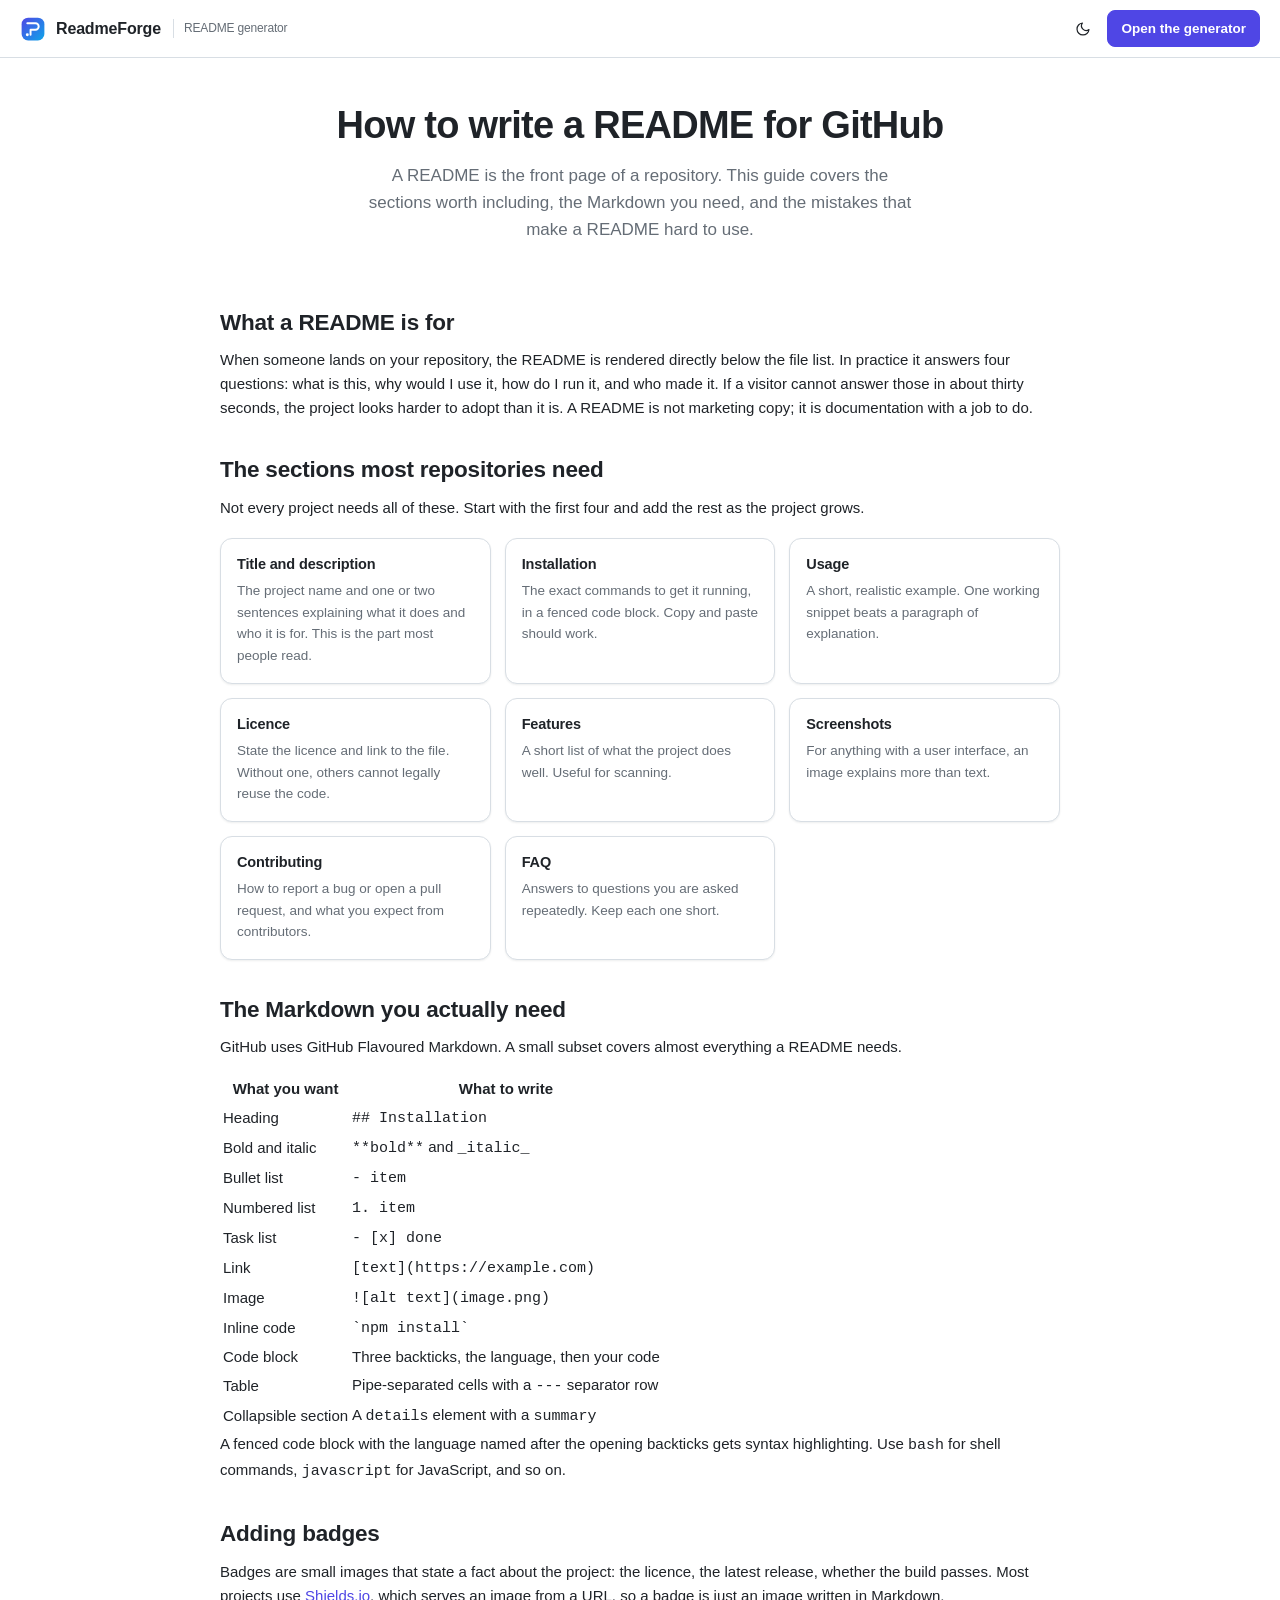
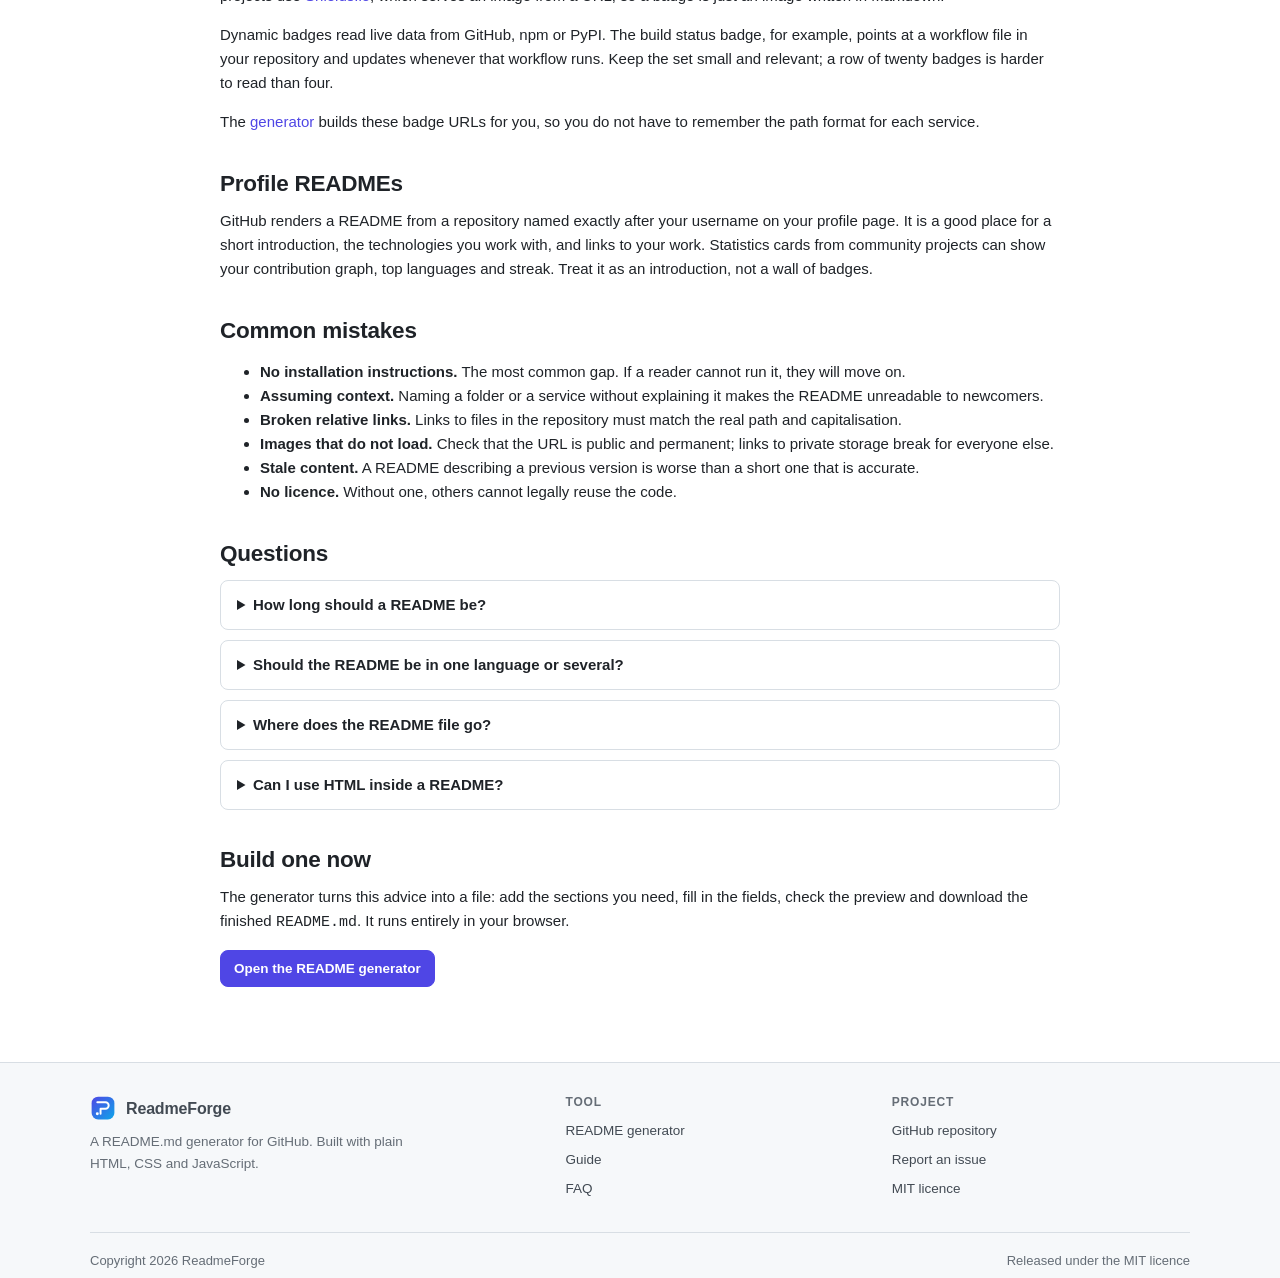
<file: guide.html>
<!DOCTYPE html>
<html lang="en" data-theme="light">
<head>
<meta charset="utf-8" />
<meta name="viewport" content="width=device-width, initial-scale=1" />

<title>How to Write a README for GitHub | ReadmeForge</title>
<meta name="description" content="A practical guide to writing a README for a GitHub repository: which sections to include, the Markdown you need, how to add badges, and the mistakes to avoid." />
<meta name="keywords" content="how to write a readme, github readme guide, readme sections, github markdown, readme badges, profile readme" />
<meta name="author" content="Raj" />
<meta name="robots" content="index, follow, max-image-preview:large" />
<meta name="theme-color" content="#ffffff" media="(prefers-color-scheme: light)" />
<meta name="theme-color" content="#0d1117" media="(prefers-color-scheme: dark)" />
<meta name="color-scheme" content="light dark" />
<link rel="canonical" href="https://rajforsuree.github.io/readme-forge/guide.html" />

<meta property="og:type" content="article" />
<meta property="og:site_name" content="ReadmeForge" />
<meta property="og:title" content="How to Write a README for GitHub" />
<meta property="og:description" content="Which sections to include, the Markdown you need, how to add badges, and the mistakes to avoid." />
<meta property="og:url" content="https://rajforsuree.github.io/readme-forge/guide.html" />
<meta property="og:image" content="https://rajforsuree.github.io/readme-forge/assets/img/og-image.png" />
<meta property="og:image:type" content="image/png" />
<meta property="og:image:width" content="1200" />
<meta property="og:image:height" content="630" />

<meta name="twitter:card" content="summary_large_image" />
<meta name="twitter:title" content="How to Write a README for GitHub" />
<meta name="twitter:description" content="Which sections to include, the Markdown you need, how to add badges, and the mistakes to avoid." />
<meta name="twitter:image" content="https://rajforsuree.github.io/readme-forge/assets/img/og-image.png" />

<link rel="icon" href="assets/img/favicon.svg" type="image/svg+xml" />
<link rel="icon" href="assets/img/favicon-32.png" sizes="32x32" type="image/png" />
<link rel="apple-touch-icon" href="assets/img/apple-touch-icon.png" />
<link rel="manifest" href="manifest.webmanifest" />
<link rel="stylesheet" href="assets/css/style.css" />

<script type="application/ld+json">
{
  "@context": "https://schema.org",
  "@graph": [
    {
      "@type": "Article",
      "@id": "https://rajforsuree.github.io/readme-forge/guide.html#article",
      "headline": "How to write a README for GitHub",
      "description": "Which sections to include, the Markdown you need, how to add badges, and the mistakes to avoid.",
      "inLanguage": "en",
      "author": { "@type": "Person", "name": "Raj", "url": "https://github.com/rajforsuree" },
      "mainEntityOfPage": "https://rajforsuree.github.io/readme-forge/guide.html"
    },
    {
      "@type": "BreadcrumbList",
      "itemListElement": [
        { "@type": "ListItem", "position": 1, "name": "ReadmeForge", "item": "https://rajforsuree.github.io/readme-forge/" },
        { "@type": "ListItem", "position": 2, "name": "Guide", "item": "https://rajforsuree.github.io/readme-forge/guide.html" }
      ]
    }
  ]
}
</script>
</head>
<body>
<a class="skip-link" href="#main">Skip to content</a>

<header class="site-header">
  <a class="brand" href="./" aria-label="ReadmeForge home">
    <svg viewBox="0 0 32 32" aria-hidden="true"><defs><linearGradient id="g1" x1="0" y1="0" x2="1" y2="1"><stop offset="0" stop-color="#4f46e5"/><stop offset="1" stop-color="#0ea5e9"/></linearGradient></defs><rect x="2" y="2" width="28" height="28" rx="8" fill="url(#g1)"/><path d="M9 9h10a4 4 0 0 1 4 4a4 4 0 0 1-4 4h-6v6" fill="none" stroke="#fff" stroke-width="2.4" stroke-linecap="round" stroke-linejoin="round"/><circle cx="9" cy="23" r="1.8" fill="#fff"/></svg>
    ReadmeForge
    <span class="brand-tag">README generator</span>
  </a>
  <div class="header-spacer"></div>
  <div class="header-actions">
    <button class="btn btn-ghost btn-icon" id="themeToggle" type="button" aria-label="Toggle dark mode" title="Toggle theme">
      <svg viewBox="0 0 24 24" fill="none" stroke="currentColor" stroke-width="1.8" stroke-linecap="round" stroke-linejoin="round" aria-hidden="true"><path d="M21 12.8A9 9 0 1 1 11.2 3a7 7 0 0 0 9.8 9.8Z"/></svg>
    </button>
    <a class="btn btn-primary" href="./">Open the generator</a>
  </div>
</header>

<main id="main">
  <section class="hero" style="max-width:760px;padding-bottom:10px">
    <h1>How to write a README for GitHub</h1>
    <p class="lead">A README is the front page of a repository. This guide covers the sections worth including, the Markdown you need, and the mistakes that make a README hard to use.</p>
  </section>

  <section class="seo">
    <h2 id="why">What a README is for</h2>
    <p>When someone lands on your repository, the README is rendered directly below the file list. In practice it answers four questions: what is this, why would I use it, how do I run it, and who made it. If a visitor cannot answer those in about thirty seconds, the project looks harder to adopt than it is. A README is not marketing copy; it is documentation with a job to do.</p>

    <h2 id="sections">The sections most repositories need</h2>
    <p>Not every project needs all of these. Start with the first four and add the rest as the project grows.</p>
    <div class="cards">
      <div class="card"><h3>Title and description</h3><p>The project name and one or two sentences explaining what it does and who it is for. This is the part most people read.</p></div>
      <div class="card"><h3>Installation</h3><p>The exact commands to get it running, in a fenced code block. Copy and paste should work.</p></div>
      <div class="card"><h3>Usage</h3><p>A short, realistic example. One working snippet beats a paragraph of explanation.</p></div>
      <div class="card"><h3>Licence</h3><p>State the licence and link to the file. Without one, others cannot legally reuse the code.</p></div>
      <div class="card"><h3>Features</h3><p>A short list of what the project does well. Useful for scanning.</p></div>
      <div class="card"><h3>Screenshots</h3><p>For anything with a user interface, an image explains more than text.</p></div>
      <div class="card"><h3>Contributing</h3><p>How to report a bug or open a pull request, and what you expect from contributors.</p></div>
      <div class="card"><h3>FAQ</h3><p>Answers to questions you are asked repeatedly. Keep each one short.</p></div>
    </div>

    <h2 id="markdown">The Markdown you actually need</h2>
    <p>GitHub uses GitHub Flavoured Markdown. A small subset covers almost everything a README needs.</p>
    <table>
      <thead>
        <tr><th>What you want</th><th>What to write</th></tr>
      </thead>
      <tbody>
        <tr><td>Heading</td><td><code>## Installation</code></td></tr>
        <tr><td>Bold and italic</td><td><code>**bold**</code> and <code>_italic_</code></td></tr>
        <tr><td>Bullet list</td><td><code>- item</code></td></tr>
        <tr><td>Numbered list</td><td><code>1. item</code></td></tr>
        <tr><td>Task list</td><td><code>- [x] done</code></td></tr>
        <tr><td>Link</td><td><code>[text](https://example.com)</code></td></tr>
        <tr><td>Image</td><td><code>![alt text](image.png)</code></td></tr>
        <tr><td>Inline code</td><td><code>`npm install`</code></td></tr>
        <tr><td>Code block</td><td>Three backticks, the language, then your code</td></tr>
        <tr><td>Table</td><td>Pipe-separated cells with a <code>---</code> separator row</td></tr>
        <tr><td>Collapsible section</td><td>A <code>details</code> element with a <code>summary</code></td></tr>
      </tbody>
    </table>
    <p>A fenced code block with the language named after the opening backticks gets syntax highlighting. Use <code>bash</code> for shell commands, <code>javascript</code> for JavaScript, and so on.</p>

    <h2 id="badges">Adding badges</h2>
    <p>Badges are small images that state a fact about the project: the licence, the latest release, whether the build passes. Most projects use <a href="https://shields.io" rel="noopener" target="_blank">Shields.io</a>, which serves an image from a URL, so a badge is just an image written in Markdown.</p>
    <p>Dynamic badges read live data from GitHub, npm or PyPI. The build status badge, for example, points at a workflow file in your repository and updates whenever that workflow runs. Keep the set small and relevant; a row of twenty badges is harder to read than four.</p>
    <p>The <a href="./">generator</a> builds these badge URLs for you, so you do not have to remember the path format for each service.</p>

    <h2 id="profile">Profile READMEs</h2>
    <p>GitHub renders a README from a repository named exactly after your username on your profile page. It is a good place for a short introduction, the technologies you work with, and links to your work. Statistics cards from community projects can show your contribution graph, top languages and streak. Treat it as an introduction, not a wall of badges.</p>

    <h2 id="mistakes">Common mistakes</h2>
    <ul>
      <li><strong>No installation instructions.</strong> The most common gap. If a reader cannot run it, they will move on.</li>
      <li><strong>Assuming context.</strong> Naming a folder or a service without explaining it makes the README unreadable to newcomers.</li>
      <li><strong>Broken relative links.</strong> Links to files in the repository must match the real path and capitalisation.</li>
      <li><strong>Images that do not load.</strong> Check that the URL is public and permanent; links to private storage break for everyone else.</li>
      <li><strong>Stale content.</strong> A README describing a previous version is worse than a short one that is accurate.</li>
      <li><strong>No licence.</strong> Without one, others cannot legally reuse the code.</li>
    </ul>

    <h2 id="faq">Questions</h2>
    <details><summary>How long should a README be?</summary><p>As long as it needs to be and no longer. A small library can be covered in a screen or two. Put the essential information first and the details below it.</p></details>
    <details><summary>Should the README be in one language or several?</summary><p>Write it in the language your users are most likely to read. If you need several, keep each translation in its own file and link between them.</p></details>
    <details><summary>Where does the README file go?</summary><p>In the root of the repository, named <code>README.md</code>. GitHub renders it on the repository home page.</p></details>
    <details><summary>Can I use HTML inside a README?</summary><p>Yes. GitHub allows a subset of HTML, which is how centred headings, aligned images and collapsible sections are done.</p></details>

    <h2 id="next">Build one now</h2>
    <p>The generator turns this advice into a file: add the sections you need, fill in the fields, check the preview and download the finished <code>README.md</code>. It runs entirely in your browser.</p>
    <p><a class="btn btn-primary" href="./">Open the README generator</a></p>
  </section>
</main>

<footer class="site-footer">
  <div class="footer-grid">
    <div>
      <a class="brand" href="./">
        <svg viewBox="0 0 32 32" aria-hidden="true"><defs><linearGradient id="g2" x1="0" y1="0" x2="1" y2="1"><stop offset="0" stop-color="#4f46e5"/><stop offset="1" stop-color="#0ea5e9"/></linearGradient></defs><rect x="2" y="2" width="28" height="28" rx="8" fill="url(#g2)"/><path d="M9 9h10a4 4 0 0 1 4 4a4 4 0 0 1-4 4h-6v6" fill="none" stroke="#fff" stroke-width="2.4" stroke-linecap="round" stroke-linejoin="round"/><circle cx="9" cy="23" r="1.8" fill="#fff"/></svg>
        ReadmeForge
      </a>
      <p class="about">A README.md generator for GitHub. Built with plain HTML, CSS and JavaScript.</p>
    </div>
    <div>
      <h4>Tool</h4>
      <ul>
        <li><a href="./">README generator</a></li>
        <li><a href="guide.html">Guide</a></li>
        <li><a href="./#faq-heading">FAQ</a></li>
      </ul>
    </div>
    <div>
      <h4>Project</h4>
      <ul>
        <li><a href="https://github.com/rajforsuree/readme-forge" target="_blank" rel="noopener">GitHub repository</a></li>
        <li><a href="https://github.com/rajforsuree/readme-forge/issues" target="_blank" rel="noopener">Report an issue</a></li>
        <li><a href="https://github.com/rajforsuree/readme-forge/blob/main/LICENSE" target="_blank" rel="noopener">MIT licence</a></li>
      </ul>
    </div>
  </div>
  <div class="footer-bottom">
    <span>Copyright <span id="year">2026</span> ReadmeForge</span>
    <span>Released under the MIT licence</span>
  </div>
</footer>

<script src="assets/js/app.js"></script>
</body>
</html>
</file>
<file: assets/css/style.css>
:root {
  --bg: #ffffff;
  --bg-soft: #f6f8fa;
  --bg-elev: #ffffff;
  --panel: #ffffff;
  --border: #d8dee4;
  --border-strong: #c3ccd6;
  --text: #1f2328;
  --text-soft: #424a53;
  --muted: #656d76;
  --accent: #4f46e5;
  --accent-2: #0ea5e9;
  --accent-soft: #eef0fe;
  --danger: #d1242f;
  --shadow: 0 1px 2px rgba(31, 35, 40, .08), 0 6px 20px rgba(31, 35, 40, .06);
  --shadow-sm: 0 1px 2px rgba(31, 35, 40, .08);
  --radius: 12px;
  --radius-sm: 8px;
  --mono: ui-monospace, SFMono-Regular, "SF Mono", Menlo, Consolas, "Liberation Mono", monospace;
  --sans: -apple-system, BlinkMacSystemFont, "Segoe UI", Roboto, "Helvetica Neue", Arial, "Noto Sans", sans-serif;
  --header-h: 58px;
}

[data-theme="dark"] {
  --bg: #0d1117;
  --bg-soft: #010409;
  --bg-elev: #161b22;
  --panel: #0d1117;
  --border: #30363d;
  --border-strong: #444c56;
  --text: #e6edf3;
  --text-soft: #c9d1d9;
  --muted: #8b949e;
  --accent: #818cf8;
  --accent-2: #38bdf8;
  --accent-soft: #171a2b;
  --danger: #ff7b72;
  --shadow: 0 1px 2px rgba(1, 4, 9, .5), 0 8px 24px rgba(1, 4, 9, .5);
  --shadow-sm: 0 1px 2px rgba(1, 4, 9, .6);
}

*, *::before, *::after { box-sizing: border-box; }

html { scroll-behavior: smooth; -webkit-text-size-adjust: 100%; }

body {
  margin: 0;
  font-family: var(--sans);
  font-size: 15px;
  line-height: 1.6;
  color: var(--text);
  background: var(--bg);
  -webkit-font-smoothing: antialiased;
}

img { max-width: 100%; }
a { color: var(--accent); text-decoration: none; }
a:hover { text-decoration: underline; }
button { font: inherit; color: inherit; }
h1, h2, h3, h4 { line-height: 1.25; margin: 0 0 .5em; font-weight: 700; letter-spacing: -.01em; }
p { margin: 0 0 1em; }

.skip-link {
  position: absolute; left: -9999px; top: 0; z-index: 999;
  background: var(--accent); color: #fff; padding: 10px 16px; border-radius: 0 0 8px 0;
}
.skip-link:focus { left: 0; }

.site-header {
  position: sticky; top: 0; z-index: 60;
  height: var(--header-h);
  display: flex; align-items: center; gap: 16px;
  padding: 0 20px;
  background: color-mix(in srgb, var(--bg) 88%, transparent);
  backdrop-filter: saturate(180%) blur(12px);
  border-bottom: 1px solid var(--border);
}

.brand {
  display: flex; align-items: center; gap: 10px;
  font-weight: 700; font-size: 16px; letter-spacing: -.01em; color: var(--text);
}
.brand:hover { text-decoration: none; }
.brand svg { width: 26px; height: 26px; flex: none; }
.brand-tag {
  font-weight: 500; font-size: 12px; color: var(--muted);
  border-left: 1px solid var(--border); padding-left: 10px; margin-left: 2px;
}

.header-spacer { flex: 1; }
.header-actions { display: flex; align-items: center; gap: 8px; }

.btn {
  display: inline-flex; align-items: center; justify-content: center; gap: 7px;
  padding: 7px 13px; border-radius: var(--radius-sm);
  border: 1px solid var(--border); background: var(--bg-elev); color: var(--text);
  font-size: 13.5px; font-weight: 600; cursor: pointer; white-space: nowrap;
  transition: background .15s ease, border-color .15s ease, transform .06s ease, box-shadow .15s ease;
}
.btn:hover { background: var(--bg-soft); border-color: var(--border-strong); }
.btn:active { transform: translateY(1px); }
.btn:focus-visible { outline: 2px solid var(--accent); outline-offset: 2px; }
.lib-item:focus-visible, .tpl-card:focus-visible, .segmented button:focus-visible, a:focus-visible, summary:focus-visible {
  outline: 2px solid var(--accent); outline-offset: 2px;
}
.btn svg { width: 15px; height: 15px; flex: none; }

.btn-primary { background: var(--accent); border-color: var(--accent); color: #fff; }
.btn-primary:hover { background: color-mix(in srgb, var(--accent) 88%, #000); border-color: color-mix(in srgb, var(--accent) 88%, #000); }

.btn-ghost { border-color: transparent; background: transparent; }
.btn-ghost:hover { background: var(--bg-soft); }
.btn-sm { padding: 5px 9px; font-size: 12.5px; }
.btn-icon { padding: 6px; width: 32px; height: 32px; }
.btn-icon svg { width: 16px; height: 16px; }
.btn-danger:hover { color: var(--danger); border-color: var(--danger); }

.hero { max-width: 720px; margin: 0 auto; padding: 44px 20px 22px; text-align: center; }
.hero h1 { font-size: clamp(26px, 4.4vw, 38px); letter-spacing: -.02em; margin-bottom: 12px; }
.hero p.lead { font-size: clamp(15px, 1.8vw, 17px); color: var(--muted); margin: 0 auto; max-width: 560px; }

.app { max-width: 1560px; margin: 0 auto; padding: 0 20px 40px; }

.app-toolbar {
  display: flex; flex-wrap: wrap; align-items: center; gap: 8px;
  padding: 10px;
  border: 1px solid var(--border); border-bottom: none;
  border-radius: var(--radius) var(--radius) 0 0;
  background: var(--bg-elev);
}

.segmented {
  display: inline-flex; padding: 2px; gap: 2px;
  background: var(--bg-soft); border: 1px solid var(--border); border-radius: var(--radius-sm);
}
.segmented button {
  display: inline-flex; align-items: center; gap: 6px;
  border: none; background: transparent; padding: 6px 13px; border-radius: 6px;
  font-size: 13px; font-weight: 600; cursor: pointer; color: var(--muted);
}
.segmented button svg { width: 14px; height: 14px; }
.segmented button[aria-selected="true"] { background: var(--bg-elev); color: var(--text); box-shadow: var(--shadow-sm); }

.toolbar-spacer { flex: 1; }

.app-grid {
  display: grid;
  grid-template-columns: 260px minmax(0, 1fr) minmax(0, 1fr);
  border: 1px solid var(--border);
  border-radius: 0 0 var(--radius) var(--radius);
  overflow: hidden;
  background: var(--bg-elev);
  min-height: 70vh;
}

.panel { min-width: 0; display: flex; flex-direction: column; background: var(--panel); }
.panel + .panel { border-left: 1px solid var(--border); }

.panel-head {
  flex: none; display: flex; align-items: center; gap: 8px;
  padding: 10px 14px; border-bottom: 1px solid var(--border);
  background: var(--bg-soft);
  font-size: 12px; font-weight: 700; text-transform: uppercase; letter-spacing: .06em; color: var(--muted);
}
.panel-head .count { font-weight: 600; text-transform: none; letter-spacing: 0; }

.panel-body { flex: 1; overflow: auto; }

.globals { padding: 12px; border-bottom: 1px solid var(--border); background: var(--bg-soft); }
.globals label { display: block; font-size: 11.5px; font-weight: 700; color: var(--muted); margin: 0 0 4px; }
.globals .field + .field { margin-top: 9px; }

.lib-section { padding: 10px 12px 2px; }
.lib-section h3 {
  font-size: 11px; text-transform: uppercase; letter-spacing: .07em;
  color: var(--muted); margin: 8px 0 6px;
}
.lib-item {
  display: flex; align-items: center; gap: 9px; width: 100%; text-align: left;
  padding: 7px 9px; border-radius: var(--radius-sm); border: 1px solid transparent;
  background: transparent; cursor: pointer; font-size: 13.5px; font-weight: 500; color: var(--text-soft);
}
.lib-item:hover { background: var(--accent-soft); color: var(--text); }
.lib-item svg { width: 16px; height: 16px; flex: none; color: var(--muted); }
.lib-item:hover svg { color: var(--accent); }
.lib-item .plus { margin-left: auto; width: 14px; height: 14px; color: var(--muted); }
.lib-item:hover .plus { color: var(--accent); }

.field { margin-bottom: 10px; }
.field label { display: block; font-size: 12px; font-weight: 700; color: var(--muted); margin-bottom: 5px; }

input[type="text"], input[type="url"], input[type="search"], input[type="color"], textarea, select {
  width: 100%; padding: 8px 10px; font: inherit; font-size: 13.5px;
  color: var(--text); background: var(--bg);
  border: 1px solid var(--border); border-radius: var(--radius-sm);
  transition: border-color .15s ease, box-shadow .15s ease;
}
textarea { resize: vertical; min-height: 70px; font-family: var(--mono); font-size: 12.5px; line-height: 1.55; }
input:focus, textarea:focus, select:focus {
  outline: none; border-color: var(--accent);
  box-shadow: 0 0 0 3px color-mix(in srgb, var(--accent) 20%, transparent);
}
input[type="color"] { padding: 2px; height: 34px; cursor: pointer; }

.row { display: flex; gap: 8px; }
.row > * { flex: 1; min-width: 0; }

.check { display: flex; align-items: center; gap: 8px; font-size: 13.5px; font-weight: 500; color: var(--text-soft); }
.check input { width: auto; }

.blocks { padding: 12px; }

.blocks-empty { padding: 48px 20px; text-align: center; color: var(--muted); font-size: 14px; }
.blocks-empty strong { display: block; color: var(--text); font-size: 15px; margin-bottom: 6px; }

.block {
  margin-bottom: 12px; overflow: hidden;
  border: 1px solid var(--border); border-radius: var(--radius);
  background: var(--bg-elev); box-shadow: var(--shadow-sm);
}
.block.dragging { opacity: .5; }
.block.drop-target { border-color: var(--accent); box-shadow: 0 0 0 3px color-mix(in srgb, var(--accent) 20%, transparent); }

.block-head {
  display: flex; align-items: center; gap: 8px;
  padding: 8px 10px; cursor: grab;
  background: var(--bg-soft); border-bottom: 1px solid var(--border);
}
.block-head .grip { width: 14px; height: 14px; color: var(--muted); flex: none; }
.block-head .ico { width: 16px; height: 16px; color: var(--muted); flex: none; }
.block-head .name { font-size: 13px; font-weight: 700; }
.block-head .spacer { flex: 1; }
.block-actions { display: flex; gap: 2px; }

.block-body { padding: 12px; }
.block-body .subhead {
  font-size: 11.5px; font-weight: 700; text-transform: uppercase;
  letter-spacing: .05em; color: var(--muted); margin: 4px 0 8px;
}

.pair { display: flex; gap: 6px; align-items: flex-start; margin-bottom: 8px; }
.pair .grow { flex: 1; min-width: 0; }

.editor-wrap { display: flex; flex-direction: column; height: 100%; }
.md-toolbar {
  flex: none; display: flex; flex-wrap: wrap; gap: 2px;
  padding: 8px 10px; border-bottom: 1px solid var(--border); background: var(--bg-soft);
}
.md-toolbar .btn-icon {
  width: 30px; height: 30px; border-color: transparent; background: transparent;
  font-family: var(--mono); font-weight: 700; font-size: 12.5px; color: var(--text-soft);
}
.md-toolbar .btn-icon:hover { background: var(--bg-elev); border-color: var(--border); color: var(--text); }
.md-textarea {
  flex: 1; width: 100%; min-height: 420px;
  border: none; border-radius: 0; resize: none;
  padding: 16px; font-family: var(--mono); font-size: 13px; line-height: 1.65;
  background: var(--bg);
}
.md-textarea:focus { box-shadow: none; }

.preview-body { padding: 22px 24px; }

.markdown-body { font-size: 15px; line-height: 1.65; word-wrap: break-word; }
.markdown-body h1, .markdown-body h2 { border-bottom: 1px solid var(--border); padding-bottom: .3em; margin-top: 1.4em; }
.markdown-body h1:first-child, .markdown-body h2:first-child { margin-top: 0; }
.markdown-body h1 { font-size: 1.9em; }
.markdown-body h2 { font-size: 1.45em; }
.markdown-body h3 { font-size: 1.18em; }
.markdown-body h4 { font-size: 1em; }
.markdown-body img { max-width: 100%; vertical-align: middle; }
.markdown-body img[align="center"] { display: block; margin: 0 auto; }
.markdown-body code {
  font-family: var(--mono); font-size: .88em; background: var(--bg-soft);
  padding: .2em .4em; border-radius: 6px; border: 1px solid var(--border);
}
.markdown-body pre {
  background: var(--bg-soft); border: 1px solid var(--border); border-radius: var(--radius-sm);
  padding: 14px; overflow: auto; margin: 0 0 1em;
}
.markdown-body pre code { background: none; border: none; padding: 0; font-size: .86em; }
.markdown-body blockquote { margin: 0 0 1em; padding: 0 1em; color: var(--muted); border-left: .25em solid var(--border-strong); }
.markdown-body ul, .markdown-body ol { padding-left: 1.6em; margin: 0 0 1em; }
.markdown-body li + li { margin-top: .25em; }
.markdown-body table { border-collapse: collapse; display: block; overflow: auto; margin: 0 0 1em; width: max-content; max-width: 100%; }
.markdown-body th, .markdown-body td { border: 1px solid var(--border); padding: 6px 13px; }
.markdown-body th { background: var(--bg-soft); font-weight: 700; }
.markdown-body hr { height: 1px; border: 0; background: var(--border); margin: 24px 0; }
.markdown-body details { margin: 0 0 1em; padding: 10px 14px; border: 1px solid var(--border); border-radius: var(--radius-sm); background: var(--bg-soft); }
.markdown-body summary { cursor: pointer; font-weight: 600; }
.markdown-body a { color: var(--accent); }
.markdown-body .task-list-item { list-style: none; }
.markdown-body input[type="checkbox"] { margin: 0 .4em .25em -1.4em; }

.site-footer { border-top: 1px solid var(--border); background: var(--bg-soft); padding: 32px 20px; }
.footer-grid { max-width: 1100px; margin: 0 auto; display: grid; grid-template-columns: 1.5fr 1fr 1fr; gap: 28px; }
.site-footer h4 { font-size: 12px; text-transform: uppercase; letter-spacing: .07em; color: var(--muted); margin-bottom: 10px; }
.site-footer ul { list-style: none; padding: 0; margin: 0; }
.site-footer li { margin-bottom: 7px; font-size: 13.5px; }
.site-footer a { color: var(--text-soft); }
.site-footer .about { font-size: 13.5px; color: var(--muted); max-width: 320px; margin: 10px 0 0; }
.footer-bottom {
  max-width: 1100px; margin: 26px auto 0; padding-top: 18px;
  border-top: 1px solid var(--border);
  display: flex; flex-wrap: wrap; gap: 10px; justify-content: space-between;
  font-size: 13px; color: var(--muted);
}

.seo { max-width: 880px; margin: 0 auto; padding: 20px 20px 60px; }
.seo h2 { margin-top: 1.6em; }
.seo h3 { margin-top: 1.2em; font-size: 1.05em; }
.seo .cards { display: grid; grid-template-columns: repeat(auto-fit, minmax(220px, 1fr)); gap: 14px; margin: 18px 0; }
.seo .card { border: 1px solid var(--border); border-radius: var(--radius); padding: 16px; background: var(--bg-elev); box-shadow: var(--shadow-sm); }
.seo .card h3 { margin-top: 0; font-size: 14.5px; }
.seo .card p { margin: 0; font-size: 13.5px; color: var(--muted); }
.seo details { border: 1px solid var(--border); border-radius: var(--radius-sm); padding: 12px 16px; margin-bottom: 10px; background: var(--bg-elev); }
.seo summary { cursor: pointer; font-weight: 600; }

#toast {
  position: fixed; left: 50%; bottom: 26px; transform: translate(-50%, 20px);
  background: var(--text); color: var(--bg); padding: 11px 20px; border-radius: 8px;
  font-size: 13.5px; font-weight: 600; box-shadow: var(--shadow);
  opacity: 0; pointer-events: none; transition: opacity .22s ease, transform .22s ease; z-index: 200;
}
#toast.show { opacity: 1; transform: translate(-50%, 0); }

.modal-overlay {
  position: fixed; inset: 0; z-index: 150;
  display: flex; align-items: center; justify-content: center; padding: 20px;
  background: rgba(9, 12, 20, .55); backdrop-filter: blur(3px);
}
.modal {
  display: flex; flex-direction: column;
  width: 100%; max-width: 620px; max-height: 88vh; overflow: hidden;
  background: var(--bg-elev); border: 1px solid var(--border); border-radius: var(--radius);
  box-shadow: 0 20px 60px rgba(0, 0, 0, .35);
}
.modal-head { display: flex; align-items: center; justify-content: space-between; gap: 10px; padding: 14px 18px; border-bottom: 1px solid var(--border); }
.modal-head h3 { margin: 0; font-size: 16px; }
.modal-body { padding: 18px; overflow: auto; }
.modal-foot { display: flex; flex-wrap: wrap; gap: 8px; justify-content: flex-end; padding: 14px 18px; border-top: 1px solid var(--border); background: var(--bg-soft); }

.tpl-grid { display: grid; grid-template-columns: repeat(auto-fit, minmax(200px, 1fr)); gap: 12px; }
.tpl-card {
  display: flex; flex-direction: column; gap: 5px; text-align: left; cursor: pointer;
  padding: 15px; border: 1px solid var(--border); border-radius: var(--radius); background: var(--bg);
  transition: border-color .15s ease, transform .08s ease, box-shadow .15s ease;
}
.tpl-card:hover { border-color: var(--accent); box-shadow: var(--shadow-sm); transform: translateY(-1px); }
.tpl-card strong { font-size: 14.5px; }
.tpl-card span { font-size: 12.5px; line-height: 1.5; color: var(--muted); }

.badge-row { margin-bottom: 10px; padding: 10px; border: 1px dashed var(--border); border-radius: var(--radius-sm); background: var(--bg-soft); }
.badge-row .pair { margin-bottom: 6px; }
.badge-row .pair:last-child { margin-bottom: 0; }
.badge-row input[type="color"] { flex: none; width: 44px; }

.lib-search { padding: 10px 12px; border-bottom: 1px solid var(--border); background: var(--bg-soft); }
.lib-empty { padding: 22px 12px; font-size: 13px; color: var(--muted); text-align: center; }

.shortcut-list { display: grid; gap: 12px; }
.shortcut-row { display: flex; align-items: center; justify-content: space-between; gap: 16px; font-size: 13.5px; }
.shortcut-row .keys { display: flex; gap: 6px; flex: none; }
kbd {
  font-family: var(--mono); font-size: 11.5px; line-height: 1;
  padding: 4px 7px; border: 1px solid var(--border); border-bottom-width: 2px;
  border-radius: 6px; background: var(--bg-soft); color: var(--text-soft);
}

.noscript {
  max-width: 720px; margin: 16px auto; padding: 15px 18px;
  border: 1px solid var(--border); border-left: 4px solid var(--accent);
  border-radius: var(--radius-sm); background: var(--bg-soft); font-size: 14px;
}

.mobile-panes { display: none; }

@media (max-width: 1180px) {
  .app-grid { grid-template-columns: 232px minmax(0, 1fr); }
  .app-grid .panel.preview { grid-column: 1 / -1; border-left: none; border-top: 1px solid var(--border); }
}

@media (max-width: 860px) {
  .brand-tag { display: none; }
  .footer-grid { grid-template-columns: 1fr 1fr; }
}

@media (max-width: 780px) {
  .app-grid { grid-template-columns: 1fr; }
  .app-grid .panel { display: none; border-left: none; }
  .app-grid .panel + .panel { border-top: 1px solid var(--border); }
  .app-grid[data-pane="library"] .panel.library,
  .app-grid[data-pane="editor"] .panel.editor,
  .app-grid[data-pane="preview"] .panel.preview { display: flex; }
  .mobile-panes { display: inline-flex; }
  .footer-grid { grid-template-columns: 1fr; }
  .hero { padding-top: 32px; }
  .panel-body { overflow: visible; }
  .app-grid { min-height: 0; }
}

@media (max-width: 520px) {
  .site-header { padding: 0 14px; gap: 10px; }
  .app { padding: 0 14px 32px; }
  .btn { padding: 7px 10px; }
  #btnDownload { flex: 1; }
}

@media (prefers-reduced-motion: reduce) {
  * { transition: none !important; animation: none !important; }
  html { scroll-behavior: auto; }
}

@media print {
  .site-header, .site-footer, .app-toolbar, .mobile-panes, .panel.library, .panel.editor, .seo, #toast { display: none !important; }
  .app-grid { display: block; border: none; }
  .panel.preview { display: block !important; border: none; }
}
</file>
